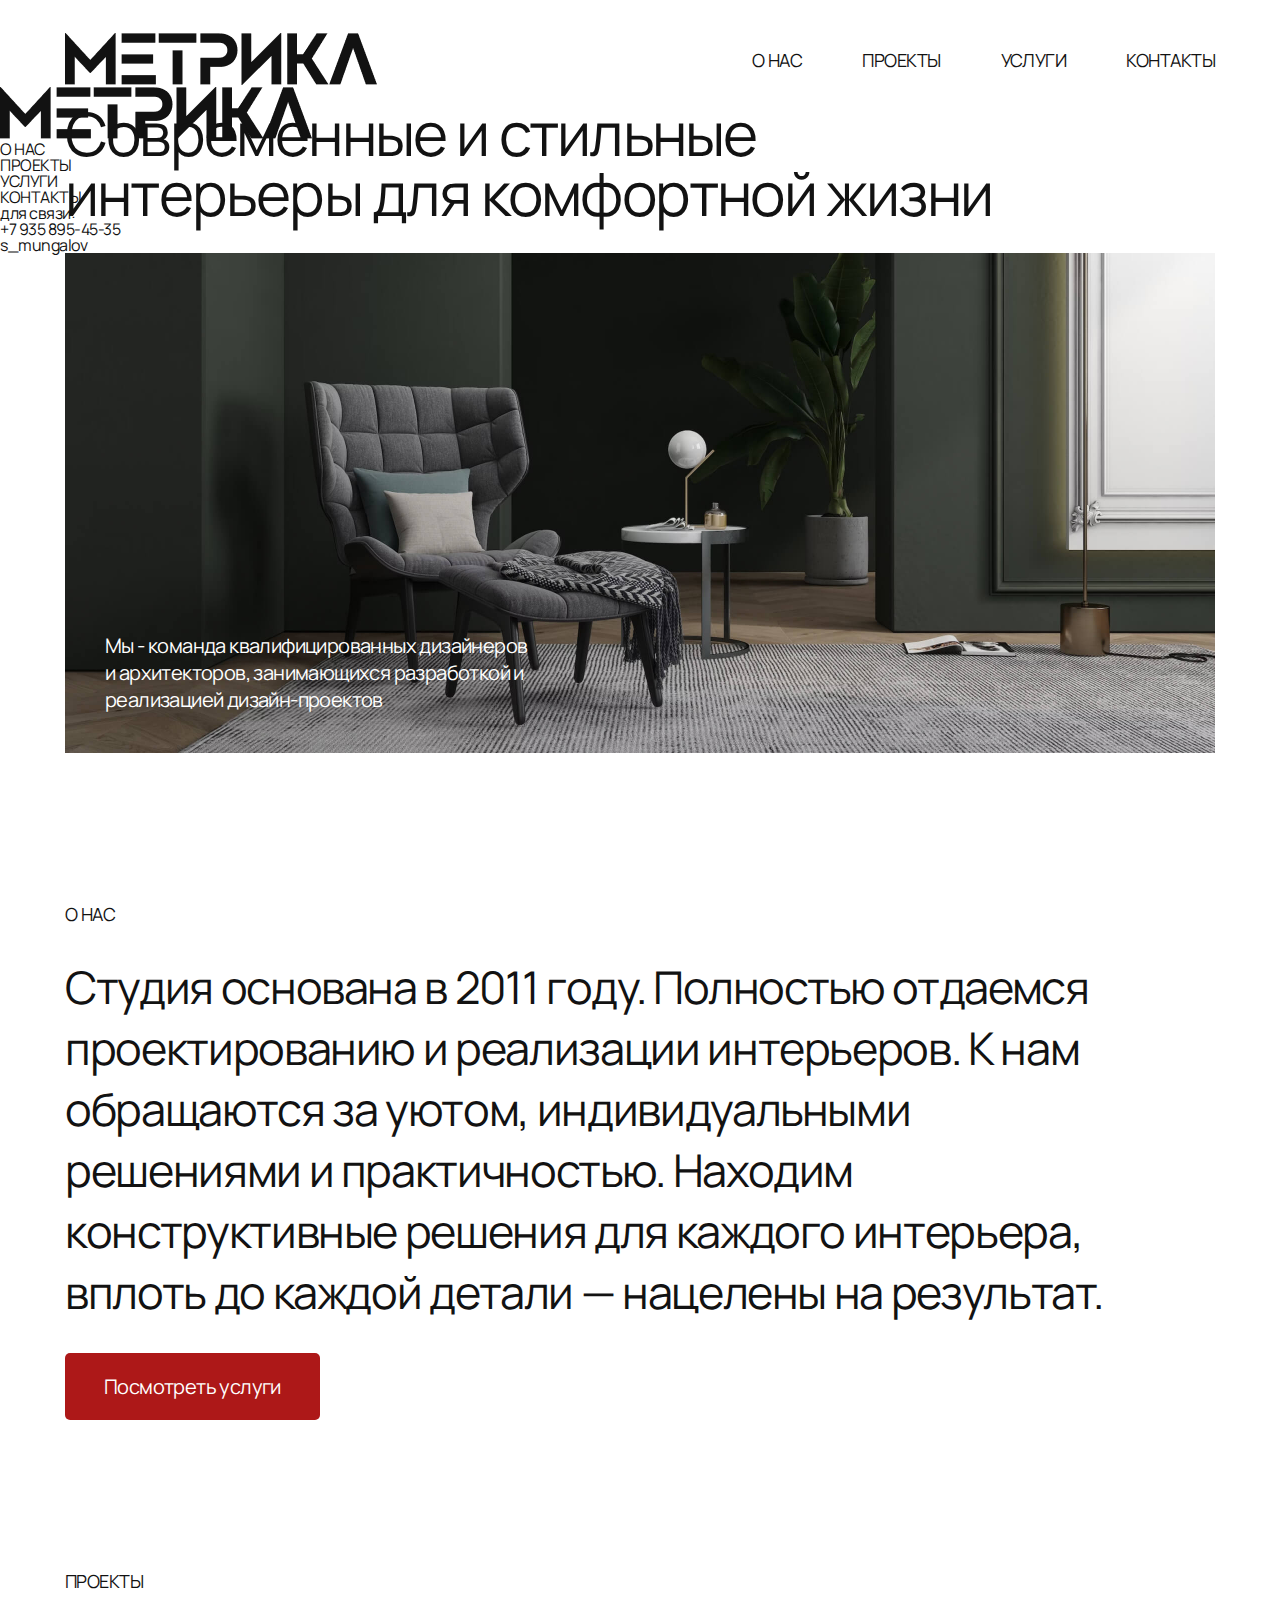
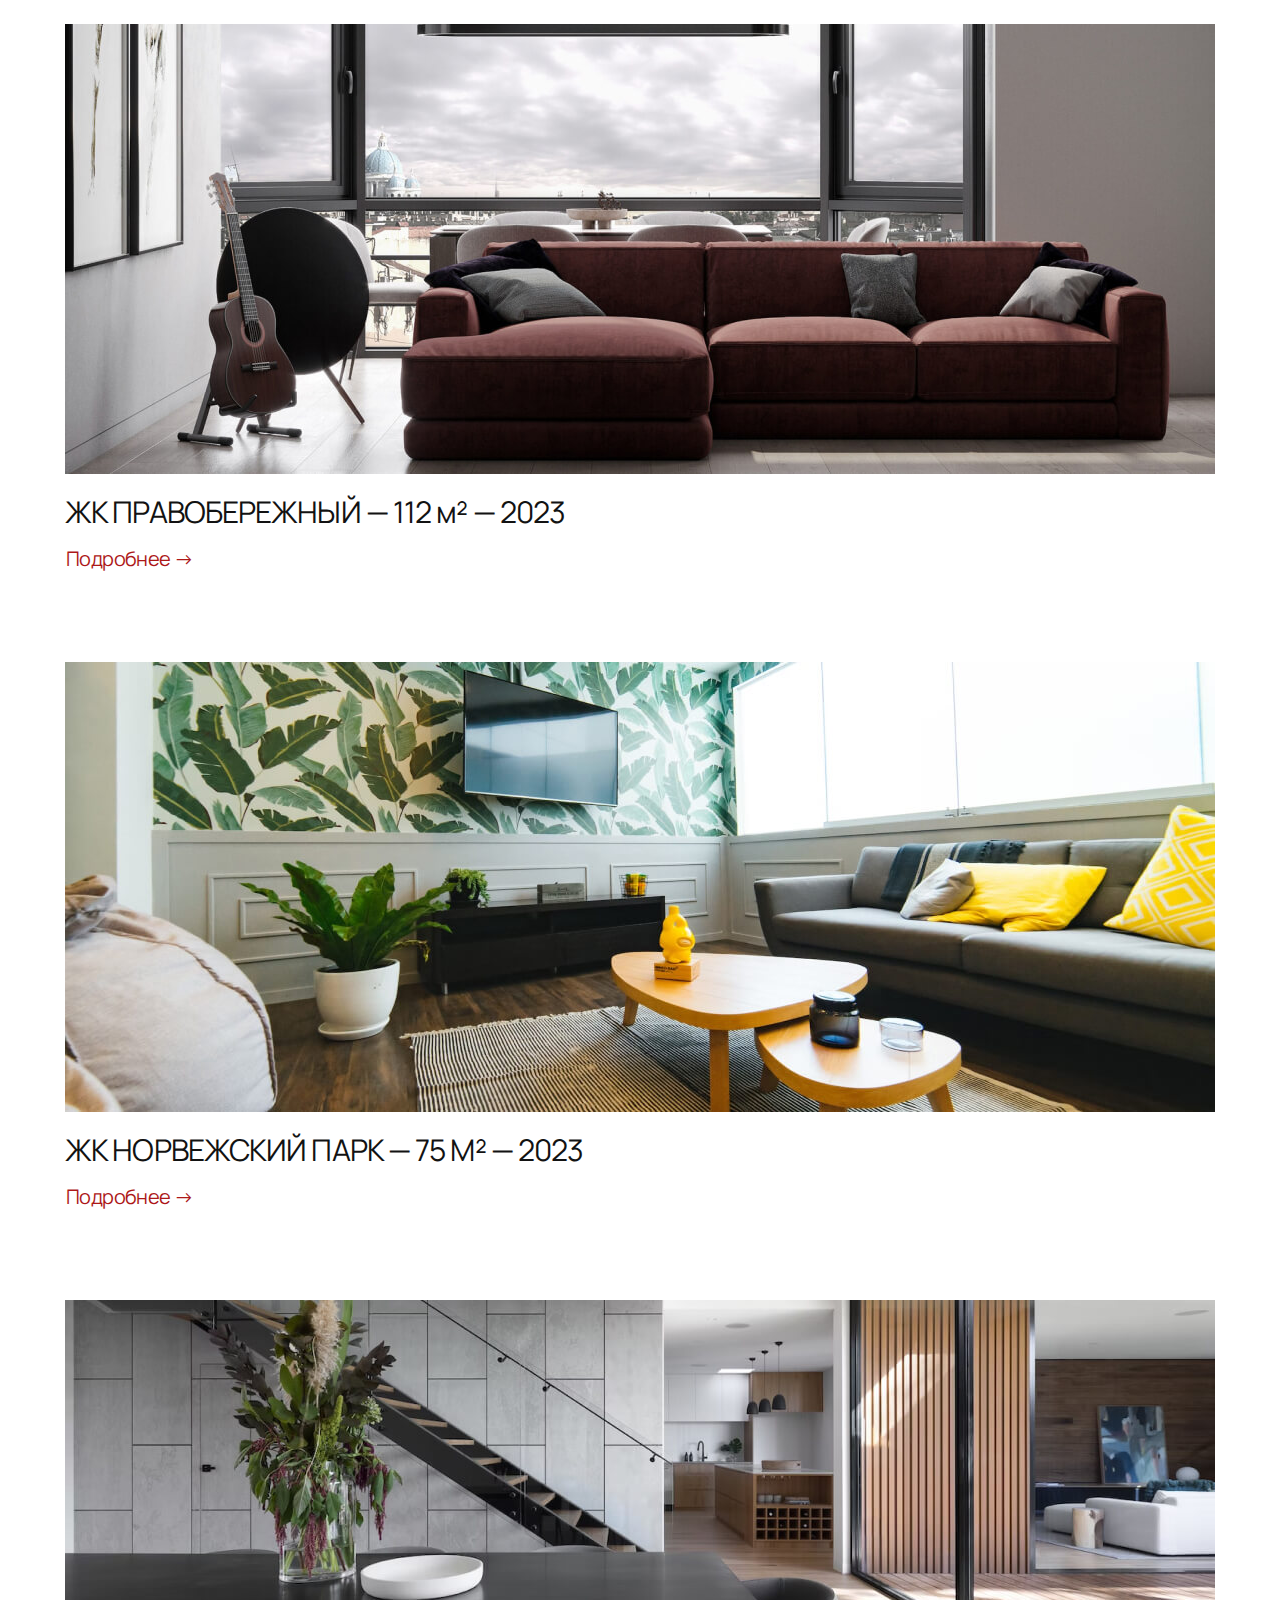
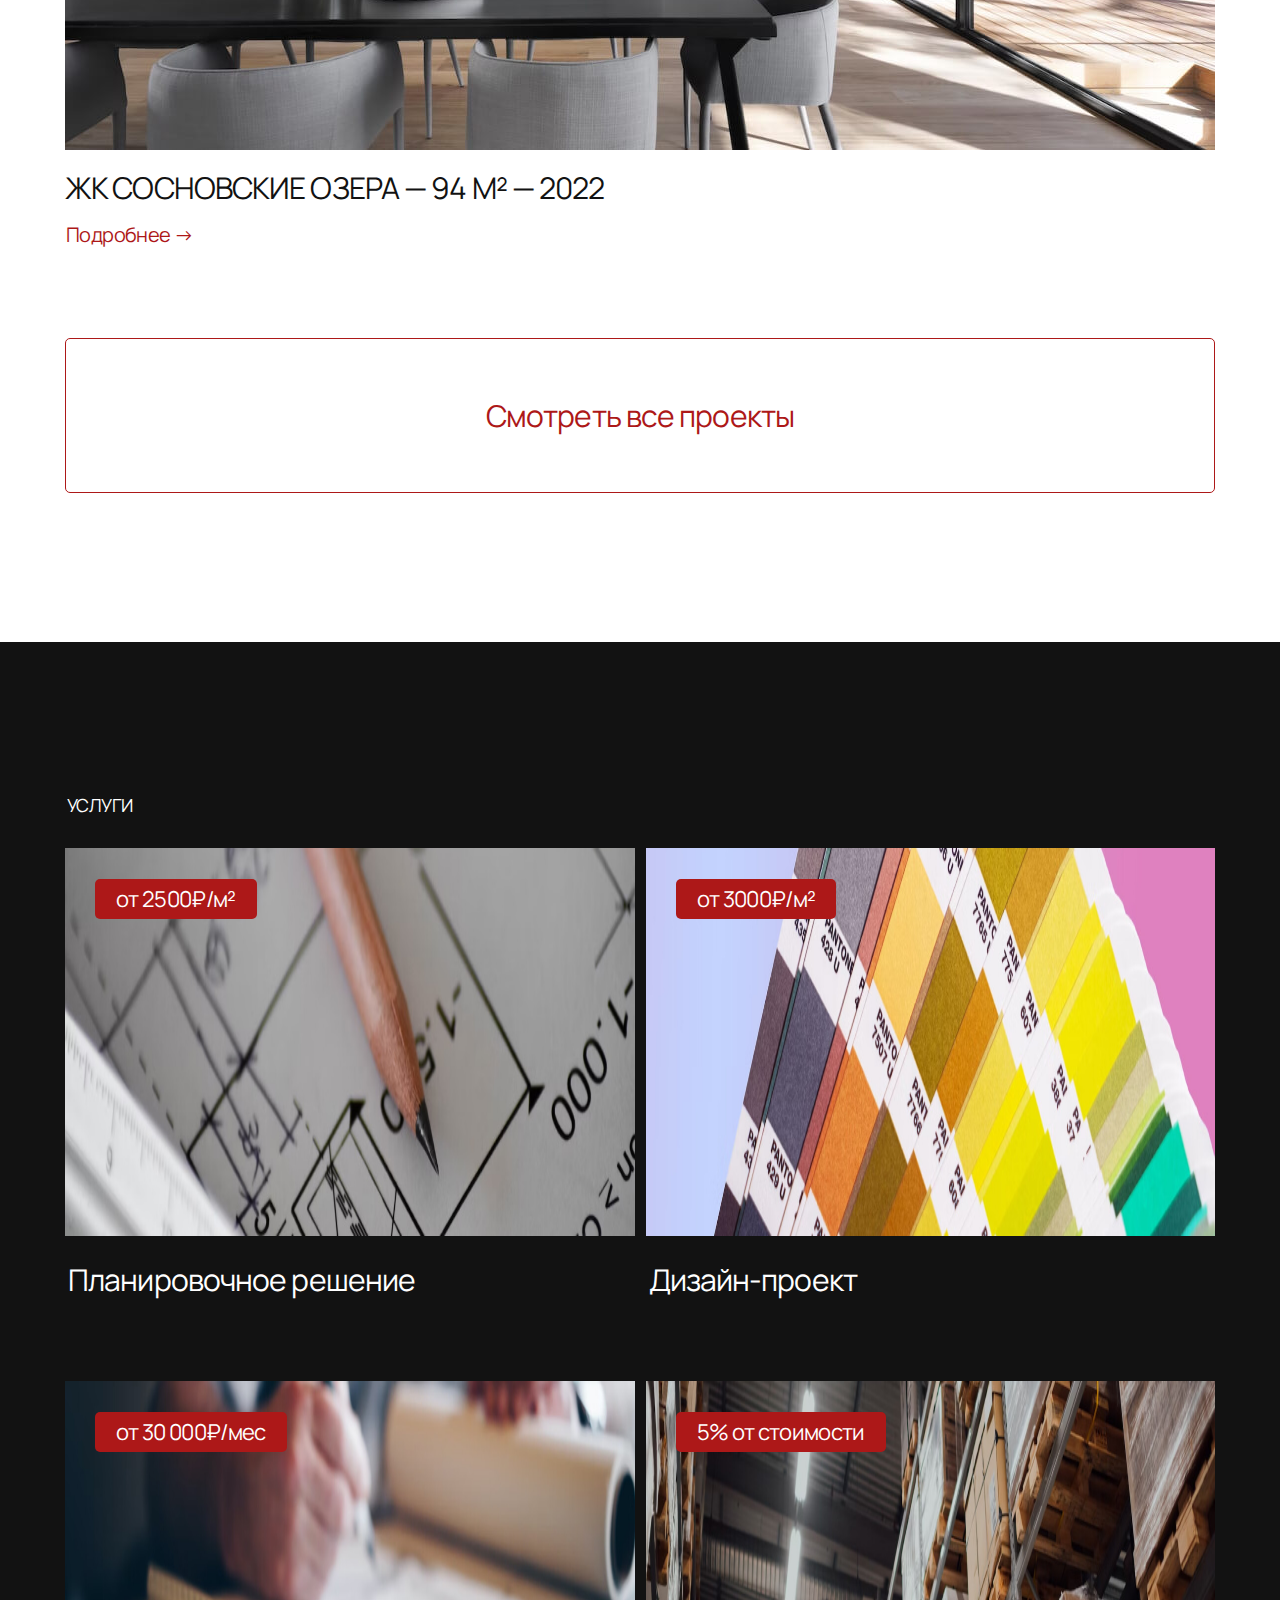
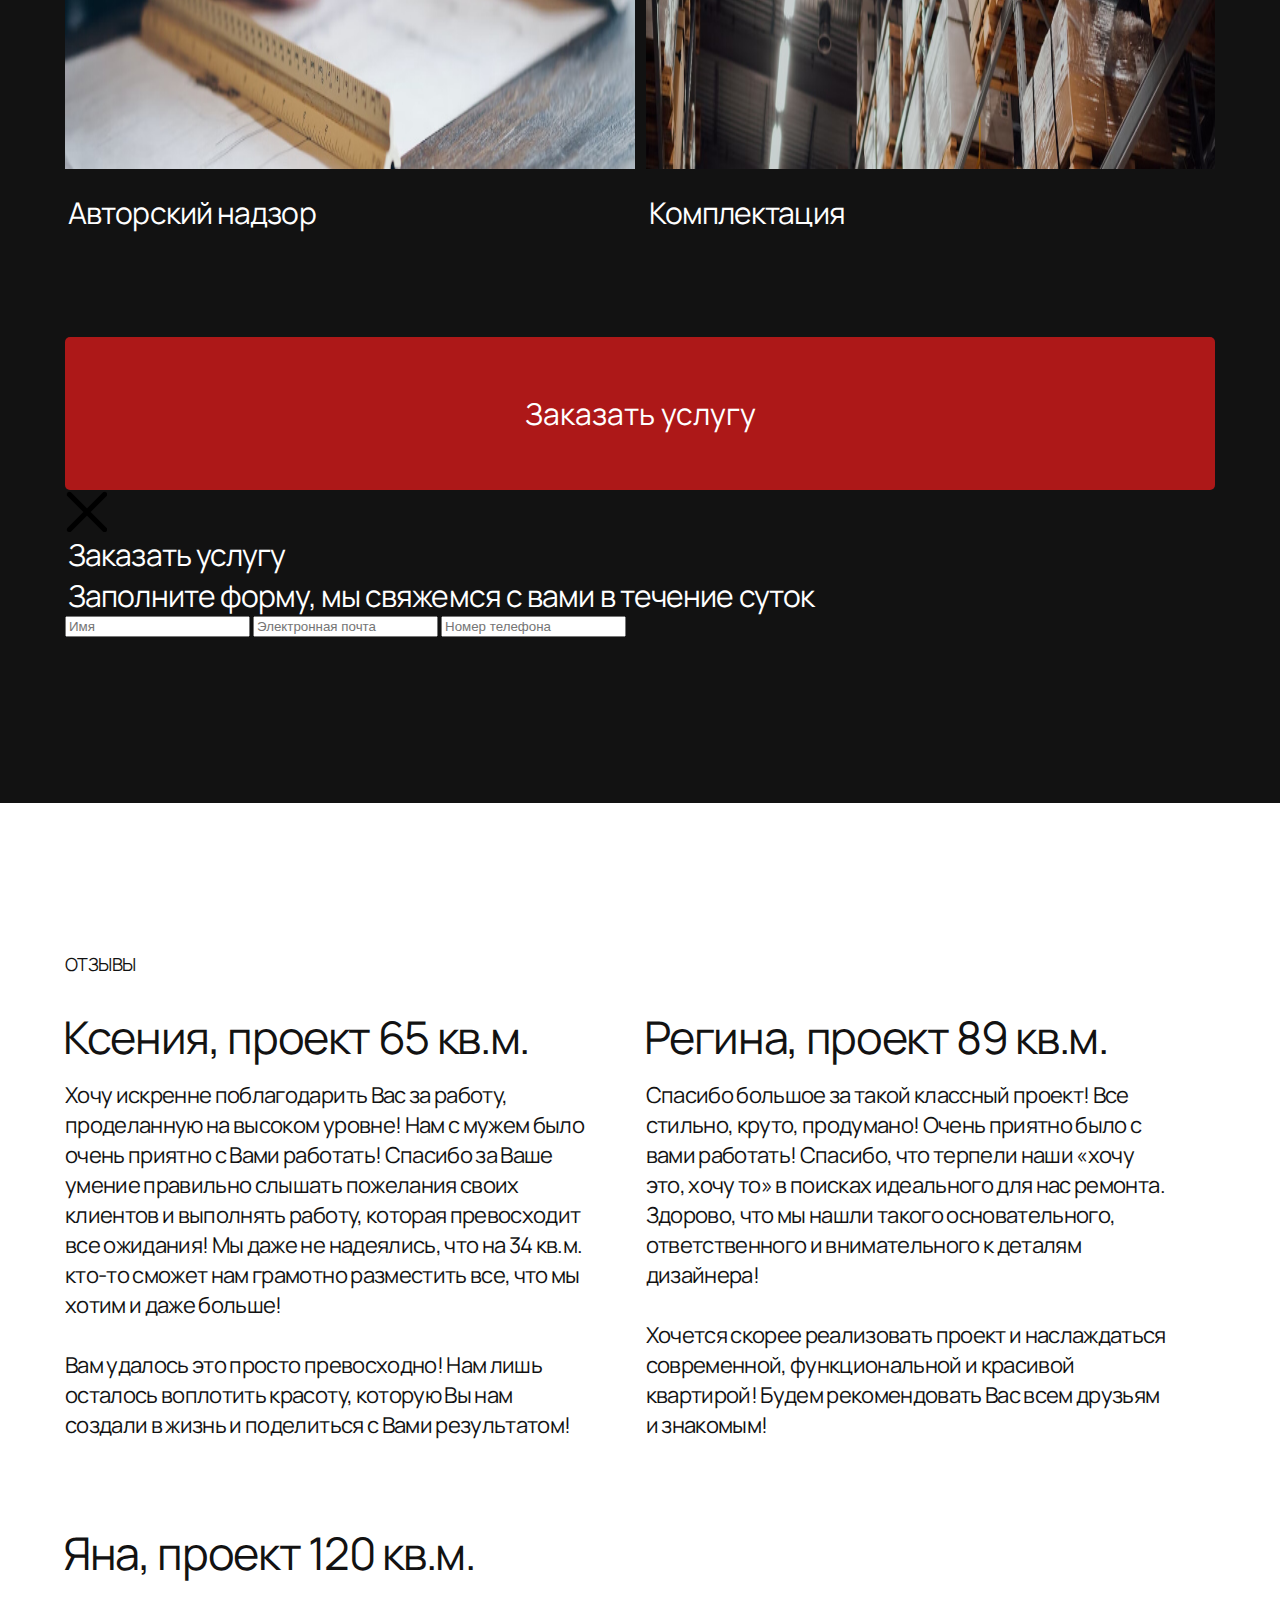
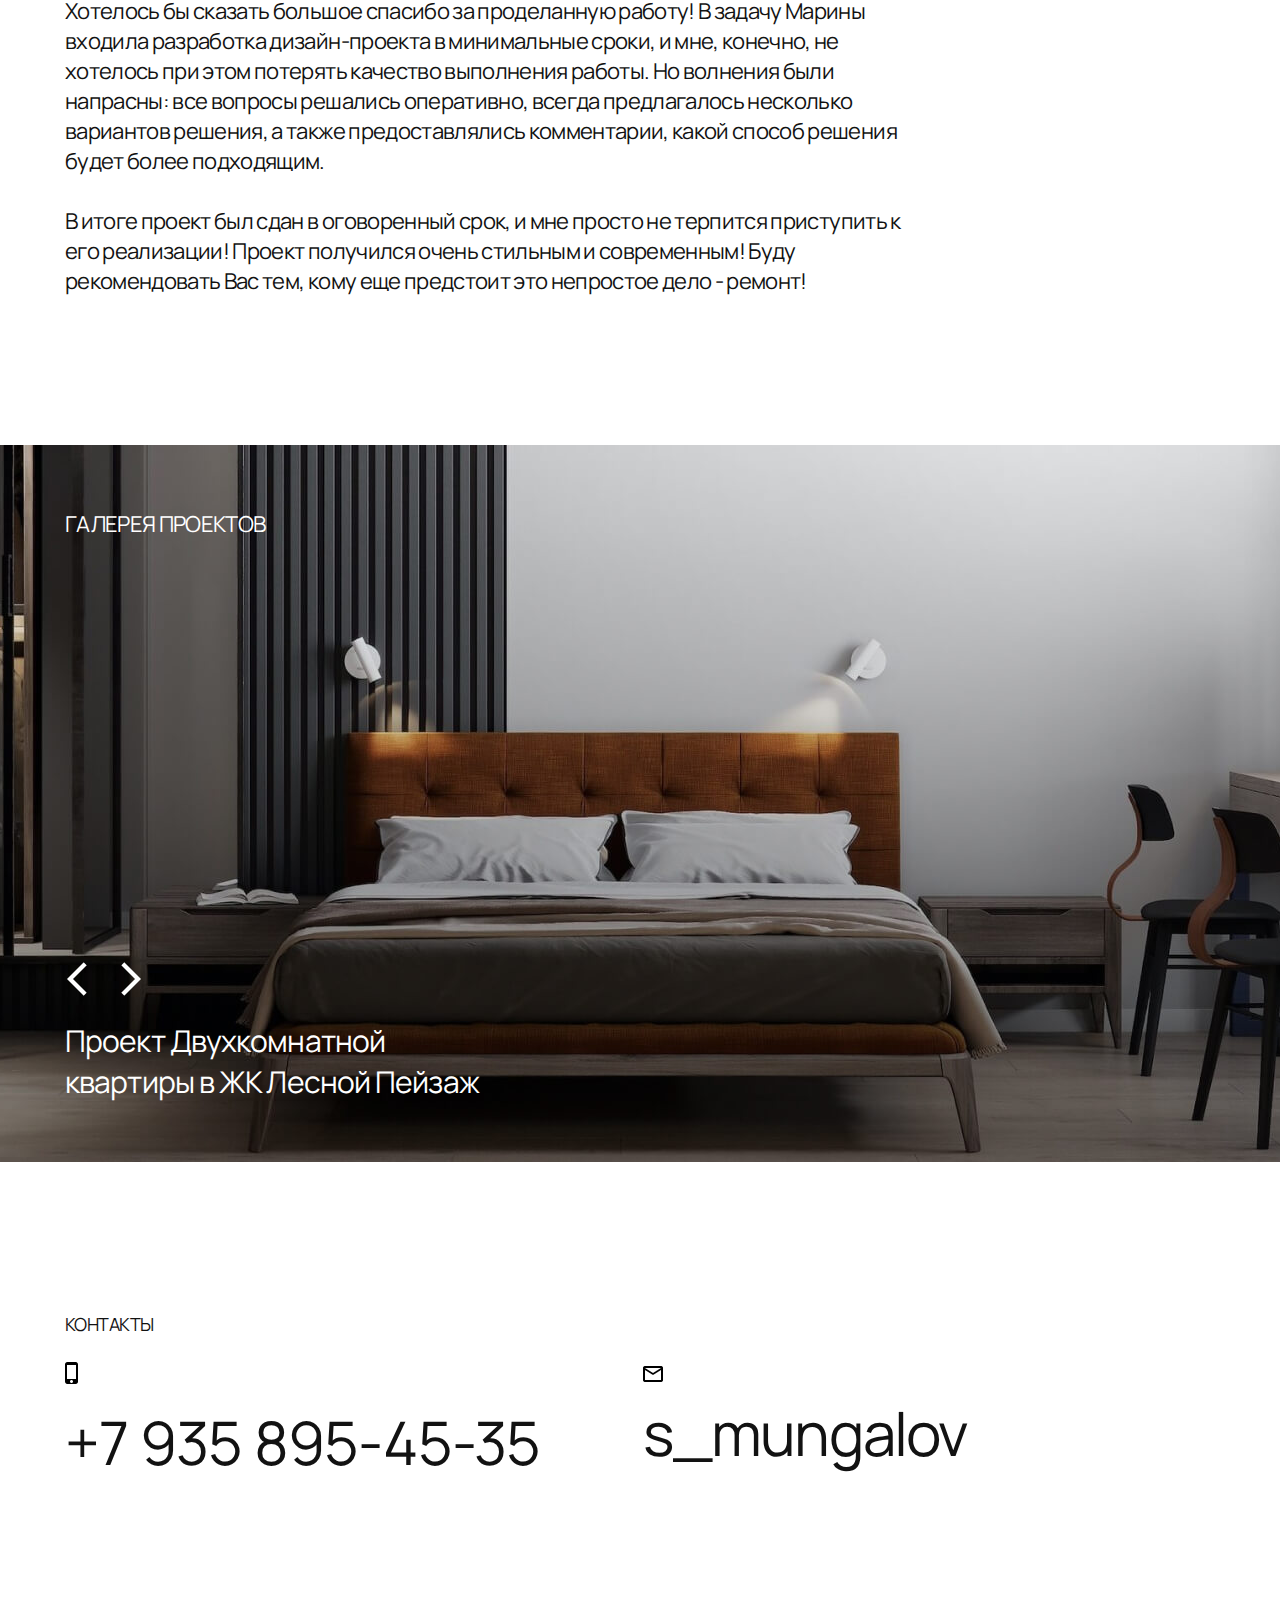
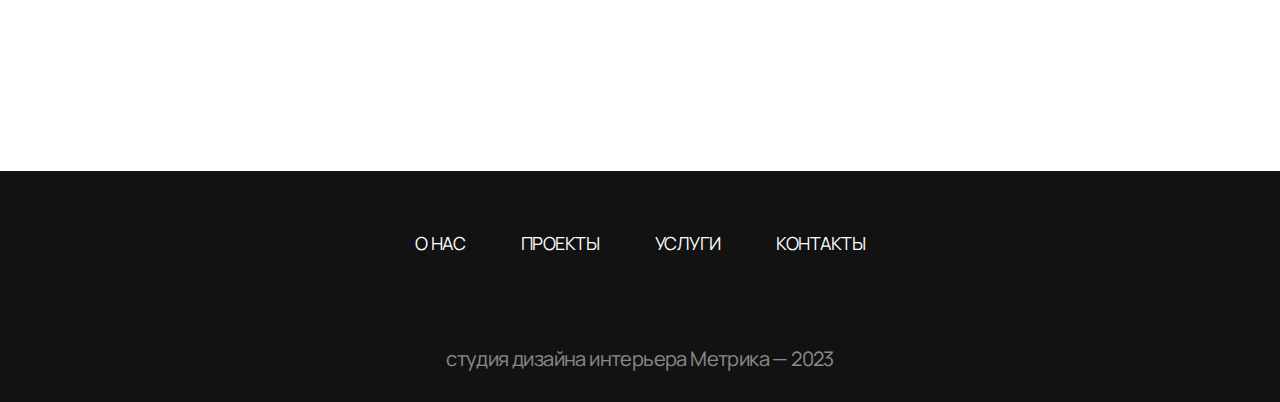
<file: index.html>
<!DOCTYPE html>
<html lang="en">
  <head>
    <meta charset="UTF-8" />
    <title>Метрика</title>
    <link rel="icon" href="images/metrika-favicon.png" type="image/png" />
    <link rel="stylesheet" href="styles/reset.css" />
    <meta name="viewport" content="width=device-width, initial-scale=1.0" />
    <link rel="preconnect" href="https://fonts.googleapis.com" />
    <link rel="preconnect" href="https://fonts.gstatic.com" crossorigin />
    <link
      href="https://fonts.googleapis.com/css2?family=Manrope&display=swap"
      rel="stylesheet"
    />
    <link rel="stylesheet" href="styles/index.css" />
  </head>
  <body>
    <header>
      <div class="container">
        <div class="header-wrapper">
          <a href="https://slowrunr.github.io/Me3ka/">
            <picture >
              <source
                media="(max-width: 500px)"
                srcset="images/metrika-logo-mbl.png"
              />
              <img class="logo__link"
              src="images/metrika-logo@2x.png"
              alt="Стилизованное слово 'Метрика' черным цветом на белом фоне"
              />
            </picture>
          </a>
          <ul class="nav__links">
            <li class="nav__link">
              <a href="#about">О НАС</a>
            </li>
            <li class="nav__link">
              <a href="#projects">ПРОЕКТЫ</a>
            </li>
            <li class="nav__link">
              <a href="#services">УСЛУГИ</a>
            </li>
            <li li class="nav__link">
              <a href="#contacts">КОНТАКТЫ</a>
            </li>
          </ul>
          <div class="js-burger-btn burger-btn"></div>
        </div>
      </div>
      <div class="js-burger burger">
        <div class="burger__content">
          <a href="https://slowrunr.github.io/Me3ka/">
            <img class="burger__logo" 
              src="images/metrika-logo@2x.png"
              alt="Стилизованное слово 'Метрика' черным цветом на белом фоне"
            />
          </a>
          <ul class="burger-nav">
            <li class="burger-nav__link">
              <a href="#about">О НАС</a>
            </li>
            <li class="burger-nav__link">
              <a href="#projects">ПРОЕКТЫ</a>
            </li>
            <li class="burger-nav__link">
              <a href="#services">УСЛУГИ</a>
            </li>
            <li li class="burger-nav__link">
              <a href="#contacts">КОНТАКТЫ</a>
            </li>
          </ul>
          <p class="burger__contacts">для связи:</p>
          <ul class="js-burger__content burger__contacts-list">
            <li class="burger__contacts-link">
              <a href="tel:+79358954535">+7 935 895-45-35</a>
            </li>
            <li class="burger__contacts-link">
              <a target="_blank" href="https://t.me/s_mungalov">s_mungalov</a>
            </li>
          </ul>
        </div>
      </div>
    </header>
    <main>
      <section class="intro">
        <div class="container">
          <h1>
            Современные и стильные <br>
            интерьеры для комфортной жизни
          </h1>
          <div class="intro__image">
            <p class="intro__text">
              Мы - команда квалифицированных дизайнеров и архитекторов,
              занимающихся разработкой и реализацией дизайн-проектов
            </p>
          </div>
        </div>
      </section>
      <section class="about" id="about">
        <div class="container">
          <h2>О НАС</h2>
          <div class="description">
            <p>
              Студия основана в 2011 году. Полностью отдаемся проектированию и
              реализации интерьеров. К нам обращаются за уютом, индивидуальными
              решениями и практичностью. Находим конструктивные решения для
              каждого интерьера, вплоть до каждой детали — нацелены на
              результат.
            </p>
          </div>
          <a href="#services">Посмотреть услуги</a>
        </div>
      </section>
      <section class="projects" id="projects">
        <div class="container">
          <h2>ПРОЕКТЫ</h2>
          <ul class="projects__list">
            <li class="project">
              <picture>
                <source
                  media="(max-width: 500px)"
                  srcset="images/pravoberezhny-mbl.jpg"
                />
                <source
                  media="(max-width: 1199px)"
                  srcset="images/pravoberezhny-tblt.jpg"
                />
                <img
                  class="project__image"
                  src="images/pravoberezhny.jpg"
                  alt="ЖК ПРАВОБЕРЕЖНЫЙ. Интерьер с красивым видом на собор. В центре роскошный диван темно-кораллового цвета."
                />
              </picture>
              <p>ЖК ПРАВОБЕРЕЖНЫЙ — 112 м² — 2023</p>
              <a href="#">Подробнее →</a>
            </li>
            <li class="project">
              <picture>
                <source
                  media="(max-width: 500px)"
                  srcset="images/norwegian-park-mbl.jpg"
                />
                <source
                  media="(max-width: 1199px)"
                  srcset="images/norwegian-park-tblt.jpg"
                />
                <img
                  class="project__image"
                  src="images/norwegian-park.jpg"
                  alt="ЖК НОРВЕЖСКИЙ ПАРК. Интерьер гостиной с двумя журнальными столиками треугольной формы разных размеров."
                />
              </picture>
              <p>ЖК НОРВЕЖСКИЙ ПАРК — 75 М² — 2023</p>
              <a href="#">Подробнее →</a>
            </li>
            <li class="project">
              <picture>
                <source
                  media="(max-width: 500px)"
                  srcset="images/sosnovo-lakes-mbl.jpg"
                />
                <source
                  media="(max-width: 1199px)"
                  srcset="images/sosnovo-lakes-tblt.jpg"
                />
                <img
                  class="project__image"
                  src="images/sosnovo-lakes.jpg"
                  alt="ЖК СОСНОВСКИЕ ОЗЕРА. Интерьер обеденной зоны с массивным прямоугольным столом темного цвета с вазой и белым блюдом."
                />
              </picture>
              <p>ЖК СОСНОВСКИЕ ОЗЕРА — 94 М² — 2022</p>
              <a href="#">Подробнее →</a>
            </li>
          </ul>
          <a class="all__projects" href="#gallery">Смотреть все проекты</a>
        </div>
      </section>
      <section class="services">
        <div class="container">
          <h2 id="services">УСЛУГИ</h2>
          <ul class="services__list">
            <li class="service__item">
              <div class="service__image_box">
                <picture>
                  <source
                    media="(max-width: 500px)"
                    srcset="images/planning-solution-mbl.jpg"
                  />
                  <source
                    media="(max-width: 1199px)"
                    srcset="images/planning-solution-tblt.jpg"
                  />
                  <img
                    class="service__image"
                    src="images/planning-solution.jpg"
                    alt="На чертеже лежит простой карандаш, направленный грифелем на юго-восток"
                  />
                </picture>
                <p>от 2500₽/м²</p>
              </div>
              <p>Планировочное решение</p>
            </li>
            <li class="service__item">
              <div class="service__image_box">
                <picture>
                  <source
                    media="(max-width: 500px)"
                    srcset="images/design-project-mbl.jpg"
                  />
                  <source
                    media="(max-width: 1199px)"
                    srcset="images/design-project-tblt.jpg"
                  />
                  <img
                    class="service__image"
                    src="images/design-project.jpg"
                    alt="В центре картинки часть цветового веера Пантон"
                  />
                </picture>
                <p>от 3000₽/м²</p>
              </div>
              <p>Дизайн-проект</p>
            </li>
            <li class="service__item">
              <div class="service__image_box">
                <picture>
                  <source
                    media="(max-width: 500px)"
                    srcset="images/auth-supervision-mbl.jpg"
                  />
                  <source
                    media="(max-width: 1199px)"
                    srcset="images/auth-supervision-tblt.jpg"
                  />
                  <img
                    class="service__image"
                    src="images/auth-supervision.jpg"
                    alt="Дизайнер работает над проектом.На переднем плане линейка"
                  />
                </picture>
                <p>от 30 000₽/мес</p>
              </div>
              <p>Авторский надзор</p>
            </li>
            <li class="service__item">
              <div class="service__image_box">
                <picture>
                  <source
                    media="(max-width: 500px)"
                    srcset="images/furnishing-mbl.jpg"
                  />
                  <source
                    media="(max-width: 1199px)"
                    srcset="images/furnishing-tblt.jpg"
                  />
                  <img
                    class="service__image"
                    src="images/furnishing.jpg"
                    alt="Складское помещение c паллетами на стеллажах"
                  />
                </picture>
                <p>5% от стоимости</p>
              </div>
              <p>Комплектация</p>
            </li>
          </ul>
          <div class="js-btn order__service">Заказать услугу</div>
          <div class="js-popup popup">
            <div class="js-popup__content popup__content">
              <div>
                <img
                  class="js-popup__close-btn popup__close-btn"
                  src="images/cross-sign@2x.png"
                  alt="Кнопка в виде крестика черного цвета, при нажатии на которую закроется всплывающее окно"
                />
              </div>
              <p class="popup__title">Заказать услугу</p>
              <p class="popup__instruction">
                Заполните форму, мы свяжемся с вами в течение суток
              </p>
              <form class="order__form">
                <input
                  class="input order__input" 
                  type="text"
                  name="name"
                  placeholder="Имя" 
                />
                <input
                  class="input order__input"
                  type="email"
                  name="email"
                  placeholder="Электронная почта"
                />
                <input
                  class="input order__input"
                  type="tel"
                  name="tel"
                  placeholder="Номер телефона"
                />
              </form>
              <a href="email:mungaslov.nft@gmail.com" class="send__order"
               >Отправить
              </a>
            </div>
          </div>
        </div>
      </section>
      <section class="testimonials">
        <div class="container">
          <h2>ОТЗЫВЫ</h2>
          <ul class="testimonials__list">
            <li class="testimonial__box">
              <p class="customer__info">Ксения, проект 65 кв.м.</p>
              <p class="customer__said">
                Хочу искренне поблагодарить Вас за работу, проделанную на высоком
                уровне! Нам с мужем было очень приятно с Вами работать! Спасибо за
                Ваше умение правильно слышать пожелания своих клиентов и выполнять
                работу, которая превосходит все ожидания! Мы даже не надеялись,
                что на 34 кв.м. кто-то сможет нам грамотно разместить все, что мы
                хотим и даже больше!<br>
                <br>
                Вам удалось это просто превосходно! Нам лишь осталось воплотить
                красоту, которую Вы нам создали в жизнь и поделиться с Вами
                результатом!
              </p>
            </li>
            <li class="testimonial__box">
              <p class="customer__info down">Регина, проект 89 кв.м.</p>
              <p class="customer__said">
                Спасибо большое за такой классный проект! Все стильно, круто,
                продумано! Очень приятно было с вами работать! Спасибо, что
                терпели наши «хочу это, хочу то» в поисках идеального для нас
                ремонта. Здорово, что мы нашли такого основательного,
                ответственного и внимательного к деталям дизайнера!<br>
                <br>
                 Хочется скорее реализовать проект и наслаждаться современной,
                функциональной и красивой квартирой! Будем рекомендовать Вас всем
                друзьям и знакомым!
              </p>
            </li>
            <li class="testimonial__box">
              <p class="customer__info">Яна, проект 120 кв.м.</p>
              <p class="customer__said">
                Хотелось бы сказать большое спасибо за проделанную работу! В
                задачу Марины входила разработка дизайн-проекта в минимальные
                сроки, и мне, конечно, не хотелось при этом потерять качество
                выполнения работы. Но волнения были напрасны: все вопросы решались
                оперативно, всегда предлагалось несколько вариантов решения, а
                также предоставлялись комментарии, какой способ решения будет
                более подходящим.<br>
                <br>
                В итоге проект был сдан в оговоренный срок, и мне просто не
                терпится приступить к его реализации! Проект получился очень
                стильным и современным! Буду рекомендовать Вас тем, кому еще
                предстоит это непростое дело - ремонт!
             </p>
            </li>
          </ul>
        </div>
      </section>
     <section class="gallery">
        <div class="gallery__wrapper">
          <div class="gallery__title-wrapper">
            <div class="container">
              <p class="gallery__title" id="gallery">ГАЛЕРЕЯ ПРОЕКТОВ</p>
            </div>
          </div>
          <div class="gallery__slides">
            <div class="gallery__slide gallery__slide_active">
              <div class="gallery__box">
                <img class="gallery__item" src="images/bedroom-interior.jpg" alt="Проект Двухкомнтаной квартиры в ЖК Лесной Пейзаж. В центре двухспальная кровать коричневого цвета с белыми подушками.">
                <div class="description__wrapper">
                  <div class="container">
                    <p class="slide__description">Проект  Двухкомнатной <br> квартиры в ЖК Лесной Пейзаж</p>
                  </div>
                </div>
              </div>
            </div>
            <div class="gallery__slide">
              <div class="gallery__box">
                <img class="gallery__item" src="images/living-room-interior.jpg" alt="Проект гостиной в ЖК Маяк. В центре удобное кресло песочного цвета.">
                <div class="description__wrapper">
                  <div class="container">
                    <p class="slide__description">Проект гостиной в ЖК Маяк</p>
                  </div>
                </div>
              </div>
            </div>
            <div class="gallery__slide ">
              <div class="gallery__box">
                <img class="gallery__item" src="images/great-room-interior.jpg" alt="Визуализация кухни-гостиной в частном доме. В центре небольшой светлый диван со множеством подушек. На стене за диваном два круглых зеркала в плетенной оправе.">
                <div class="description__wrapper">
                  <div class="container">
                    <p class="slide__description">Визуализация кухни-гостиной<br> в частном доме</p>
                  </div>
                </div>
              </div>
            </div>
            <div class="gallery__slide ">
              <div class="gallery__box">
                <img class="gallery__item" src="images/scandi-kitchen-interior.jpg" alt="Проект кухни в скандинавском стиле для ЖК Северный Ветер. В центре небольшой светлый диван со множеством подушек. На стене за диваном два круглых зеркала в плетенной оправе.">
                <div class="description__wrapper">
                  <div class="container">
                    <p class="slide__description">Проект кухни в скандинавском<br> стиле для ЖК Северный Ветер 
                  </div>
                </div>
            </div>
          </div>
          <div class="gallery__controls-wrapper">
            <div class="container">
              <div class="gallery__controls">
                <button class="gallery__control-prev">
                  <picture>
                    <source
                      media="(max-width: 500px)"
                      srcset="images/left-arrow-mob.png"
                    />
                    <img src="images/left-arrow-vector.png" alt="Векторная стрелка влево белого цвета">
                  </picture> 
                </button>
                <button class="gallery__control-next">
                  <picture>
                    <source
                      media="(max-width: 500px)"
                      srcset="images/right-arrow-mob.png"
                    />
                    <img src="images/right-arrow-vector.png" alt="Векторная стрелка вправо белого цвета">
                  </picture>
                </button>
              </div>
            </div>
          </div>
        </div>
      </section>
      <section class="contacts" >
        <div class="container">
          <h2 id="contacts">КОНТАКТЫ</h2>
          <div class="contacts__wrapper">
            <div class="contacts__box">
              <a class="phone__number" href="tel:+79358954535">+7 935 895-45-35</a>
            </div>
            <div class="contacts__box">
              <a class="telegram__link"
               target="_blank"
               href="https://t.me/s_mungalov">s_mungalov</a>
            </div>
            </div>
          </div> 
        </div>
      </section>
    </main>
    <footer>
      <div class="container">
        <div class="footer__wrapper">
          <ul class="footer__nav">
            <li class="footer__link">
              <a href="#about">О НАС</a>
            </li>
            <li class="footer__link">
              <a href="#projects">ПРОЕКТЫ</a>
            </li>
            <li class="footer__link">
              <a href="#services">УСЛУГИ</a>
            </li>
            <li class="footer__link">
              <a href="#contacts">КОНТАКТЫ</a>
            </li>
          </ul>
          <p class="copyright">студия дизайна интерьера Метрика — 2023</p>
        </div>
      </div>
    </footer>
    <script src="burger.js"></script>
    <script src="popup.js"></script>
    <script src="gallery.js"></script>
  </body>
</html>
</file>
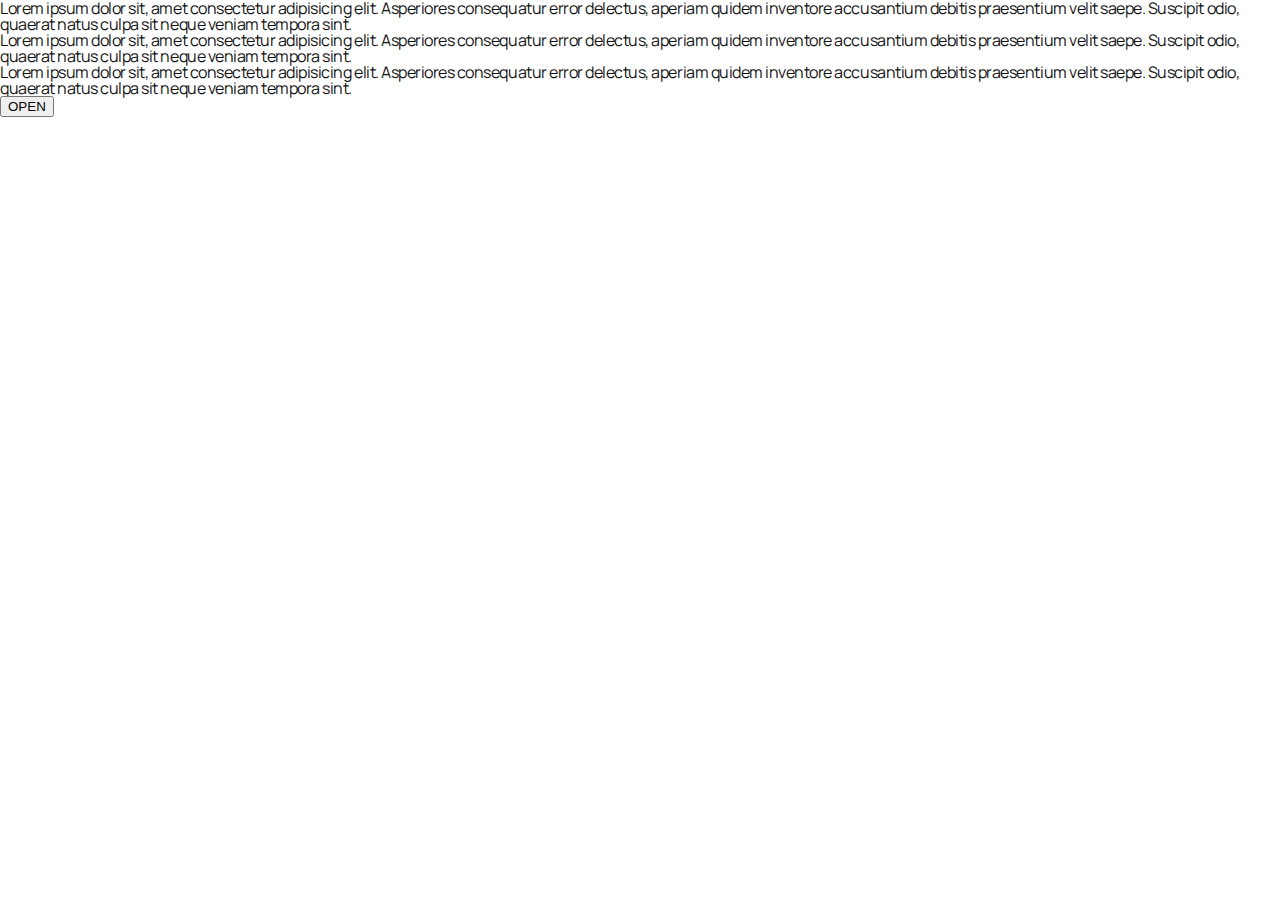
<file: popup.html>
<!DOCTYPE html>
<html lang="en">
  <head>
    <meta charset="UTF-8" />
    <title>Метрика</title>
    <link rel="icon" href="images/metrika-favicon.png" type="image/png" />
    <link rel="stylesheet" href="styles/reset.css" />
    <meta name="viewport" content="width=device-width, initial-scale=1.0" />
    <link rel="preconnect" href="https://fonts.googleapis.com" />
    <link rel="preconnect" href="https://fonts.gstatic.com" crossorigin />
    <link
      href="https://fonts.googleapis.com/css2?family=Manrope&display=swap"
      rel="stylesheet"
    />
    <link rel="stylesheet" href="styles/index.css" />
    <link rel="stylesheet" href="styles/popup.css" />
  </head>
  <body>
    <p class="popup__text"> Lorem ipsum dolor sit, amet consectetur adipisicing elit. Asperiores consequatur error delectus, aperiam quidem inventore accusantium debitis praesentium velit saepe. Suscipit odio, quaerat natus culpa sit neque veniam tempora sint.</p>
             <p class="popup__text"> Lorem ipsum dolor sit, amet consectetur adipisicing elit. Asperiores consequatur error delectus, aperiam quidem inventore accusantium debitis praesentium velit saepe. Suscipit odio, quaerat natus culpa sit neque veniam tempora sint.</p>
             <p class="popup__text"> Lorem ipsum dolor sit, amet consectetur adipisicing elit. Asperiores consequatur error delectus, aperiam quidem inventore accusantium debitis praesentium velit saepe. Suscipit odio, quaerat natus culpa sit neque veniam tempora sint.</p>
             
             
    <button class="js-btn"> OPEN</button>
    <div class="popup js-popup">
        <div class="js-popup__content popup__content">
             <p class="popup__title"> This is popup window</p>
             <p class="popup__text"> Lorem ipsum dolor sit, amet consectetur adipisicing elit. Asperiores consequatur error delectus, aperiam quidem inventore accusantium debitis praesentium velit saepe. Suscipit odio, quaerat natus culpa sit neque veniam tempora sint.</p>
             
             <div class="popup__close-btn js-popup__close-btn"></div>
        </div>
    </div>
    <script src="popup.js"></script>
  </body>
</html>
</file>
<file: styles/index.css>
/*импорт файлов стилей всех блоков проекта*/
@import "../styles/main.css";
@import "../styles/header.css";
@import "../styles/intro.css";
@import "../styles/about.css";
@import "../styles/projects.css";
@import "../styles/services.css";
@import "../styles/testimonials.css";
@import "../styles/gallery.css";
@import "../styles/contacts.css";
@import "../styles/footer.css";
</file>
<file: styles/popup.css>
.body_fixed {
  overflow: hidden;
}

.popup {
  padding: 0 92px;
  position: fixed;
  top: 0;
  left: 0;
  width: 100%;
  height: 100%;
  z-index: 1000;
  display: flex;
  justify-content: center;
  align-items: center;
  opacity: 0;
  visibility: hidden;
  transition: all 0.4s ease;
  background-color: rgba(0, 0, 0, 0.7);
}

.popup_open {
  opacity: 1;
  visibility: visible;
}

.popup__content {
  position: relative;
  width: 777px;
  max-height: 100%;
  overflow-y: auto;
  background-color: #ffffff;
  padding: 94px 79px 86px 59px;
  border-radius: 10px;
}

.popup__content p {
  text-align: center;
  color: #000000;
  letter-spacing: -0.03em;
}

.popup__title {
  margin-bottom: 4px;
  font-size: 45px !important;
  line-height: 61px !important;
}

.popup__instruction {
  margin-bottom: 60px;
  font-size: 18px !important;
  line-height: 25px !important;
}

.popup__close-btn {
  position: absolute;
  top: 42px;
  right: 44px;
  width: 30px;
  height: 30px;
  object-fit: contain;
  cursor: pointer;
}

.send__order {
  display: block;
  width: 100%;
  background: #ad1818;
  border-radius: 5px;
  font-size: 20px;
  line-height: 67px;
  text-align: center;
  color: #ffffff;
}

@media (max-width: 1199px) {
  .popup__close-btn {
    top: 42px;
    right: 54px;
  }
}

@media (max-width: 767px) {
  .popup {
    padding: 0 7px;
    background-color: rgba(0, 0, 0, 0.2);
  }

  .popup__content {
    padding: 80px 24px 80px 16px;
  }

  .popup__title {
    margin-bottom: 11px;
    font-size: 25px !important;
    line-height: 34px !important;
  }

  .popup__instruction {
    margin-bottom: 50px;
    font-size: 14px !important;
    line-height: 19px !important;
  }

  .popup__close-btn {
    top: 46px;
    right: 35px;
    width: 18px;
    height: 18px;
  }
}
</file>
